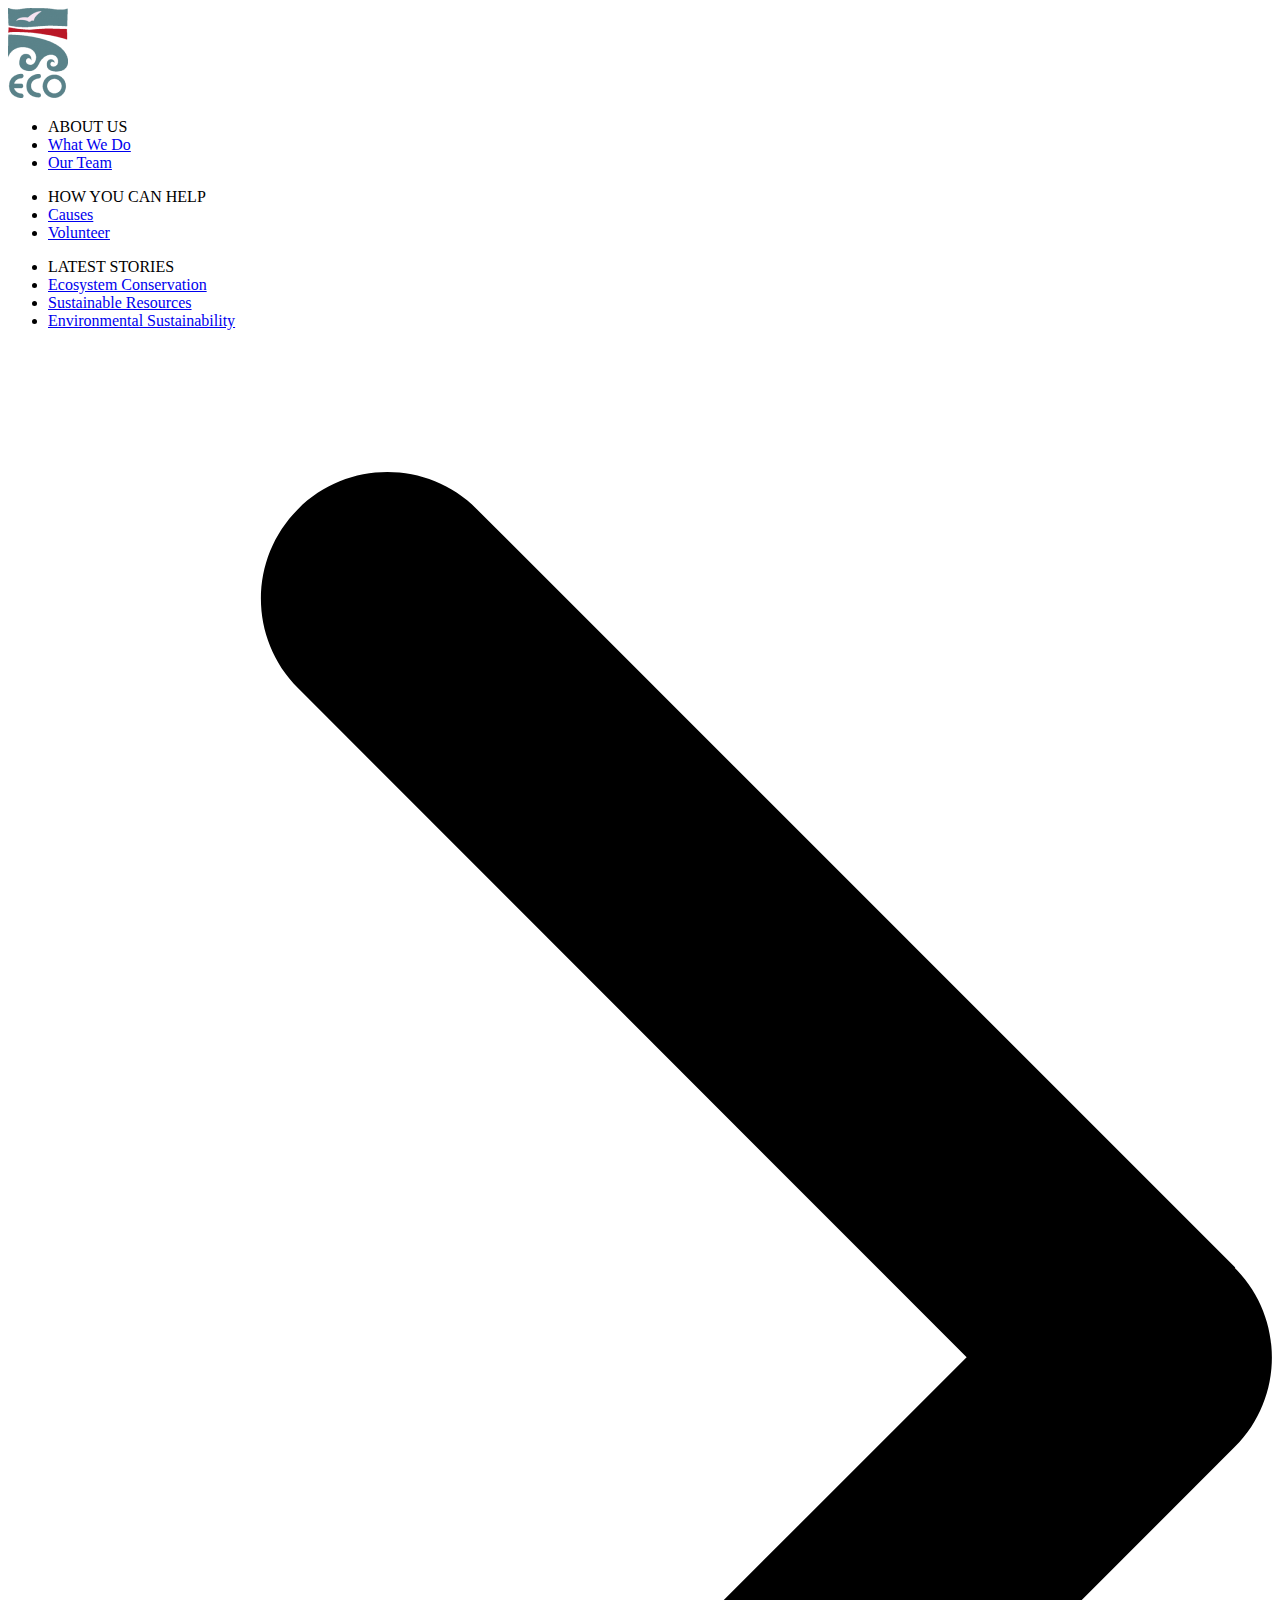
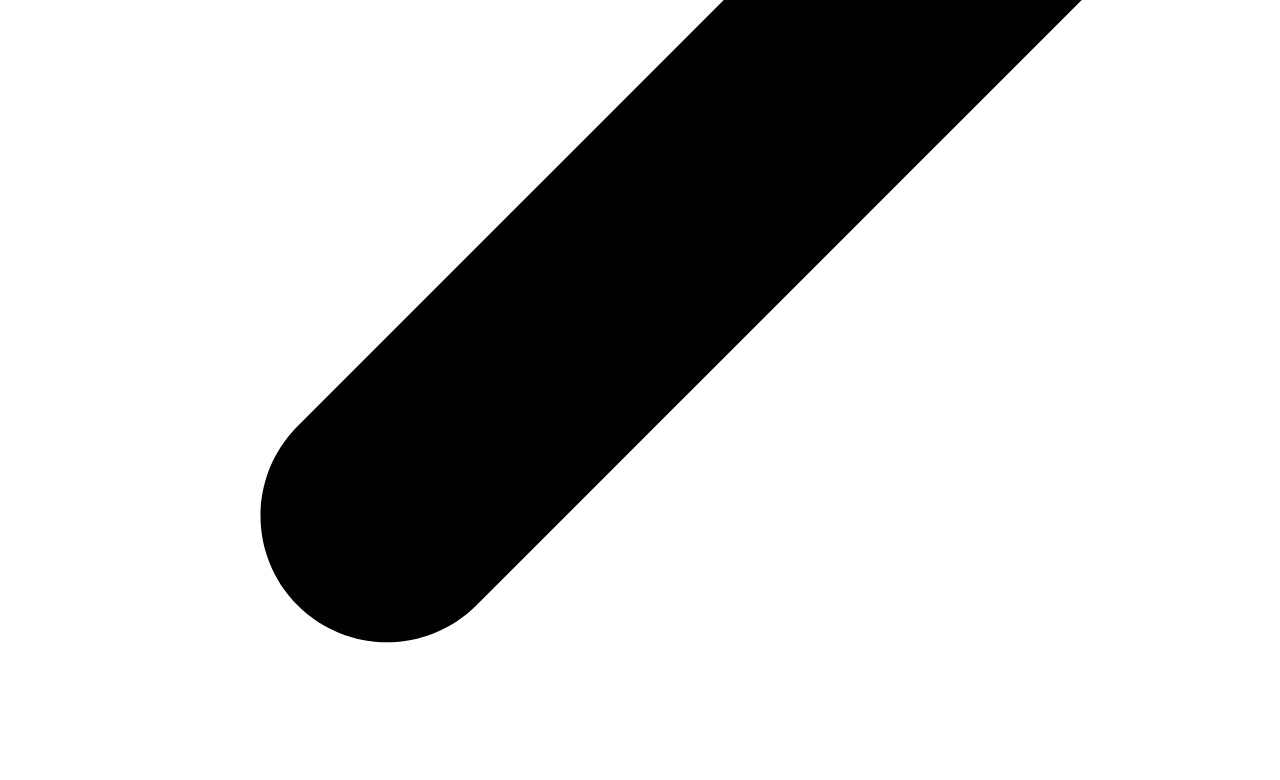
<file: ECO/about-us.html>
<!DOCTYPE html>
<html lang="en">
<head>
    <meta charset="UTF-8">
    <meta name="viewport" content="width=device-width, initial-scale=1.0">
    <title>ECO | About Us</title>
</head>
<body>
    <div class="sidebar">
        <div class="logo-container">
            <div class="logo">
                <img src="/ECO/img/ecoredbrown-348-px-by-521-px-200x300 2.png" alt="ECO logo">
            </div>
        </div>
        <div class="sidebar-bottom">
            <ul class="nav-items">
                <li class="poppins-regular title">ABOUT US</li>
                <li class="poppins-regular"><a href="../about-us.html">What We Do</a> </li>
                <li class="poppins-regular"><a href="#">Our Team</a></li>
            </ul>

            <ul class="nav-items">
                <li class="poppins-regular title">HOW YOU CAN HELP</li>
                <li class="poppins-regular"><a href="#">Causes</a></li>
                <li class="poppins-regular"><a href="#">Volunteer</a></li>
            </ul>

            
            <ul class="nav-items">
                <li class="poppins-regular title">LATEST STORIES</li>
                <li class="poppins-regular"><a href="#">Ecosystem Conservation</a></li>
                <li class="poppins-regular"><a href="#">Sustainable Resources</a></li>
                <li class="poppins-regular"><a href="#">Environmental Sustainability</a></li>
            </ul>

            <svg class="arrow-icon" xmlns="http://www.w3.org/2000/svg" viewBox="0 0 320 512"><!--!Font Awesome Free 6.5.2 by @fontawesome - https://fontawesome.com License - https://fontawesome.com/license/free Copyright 2024 Fonticons, Inc.--><path d="M310.6 233.4c12.5 12.5 12.5 32.8 0 45.3l-192 192c-12.5 12.5-32.8 12.5-45.3 0s-12.5-32.8 0-45.3L242.7 256 73.4 86.6c-12.5-12.5-12.5-32.8 0-45.3s32.8-12.5 45.3 0l192 192z"/></svg>            
        </div>
    </div>

</body>
</html>
</file>
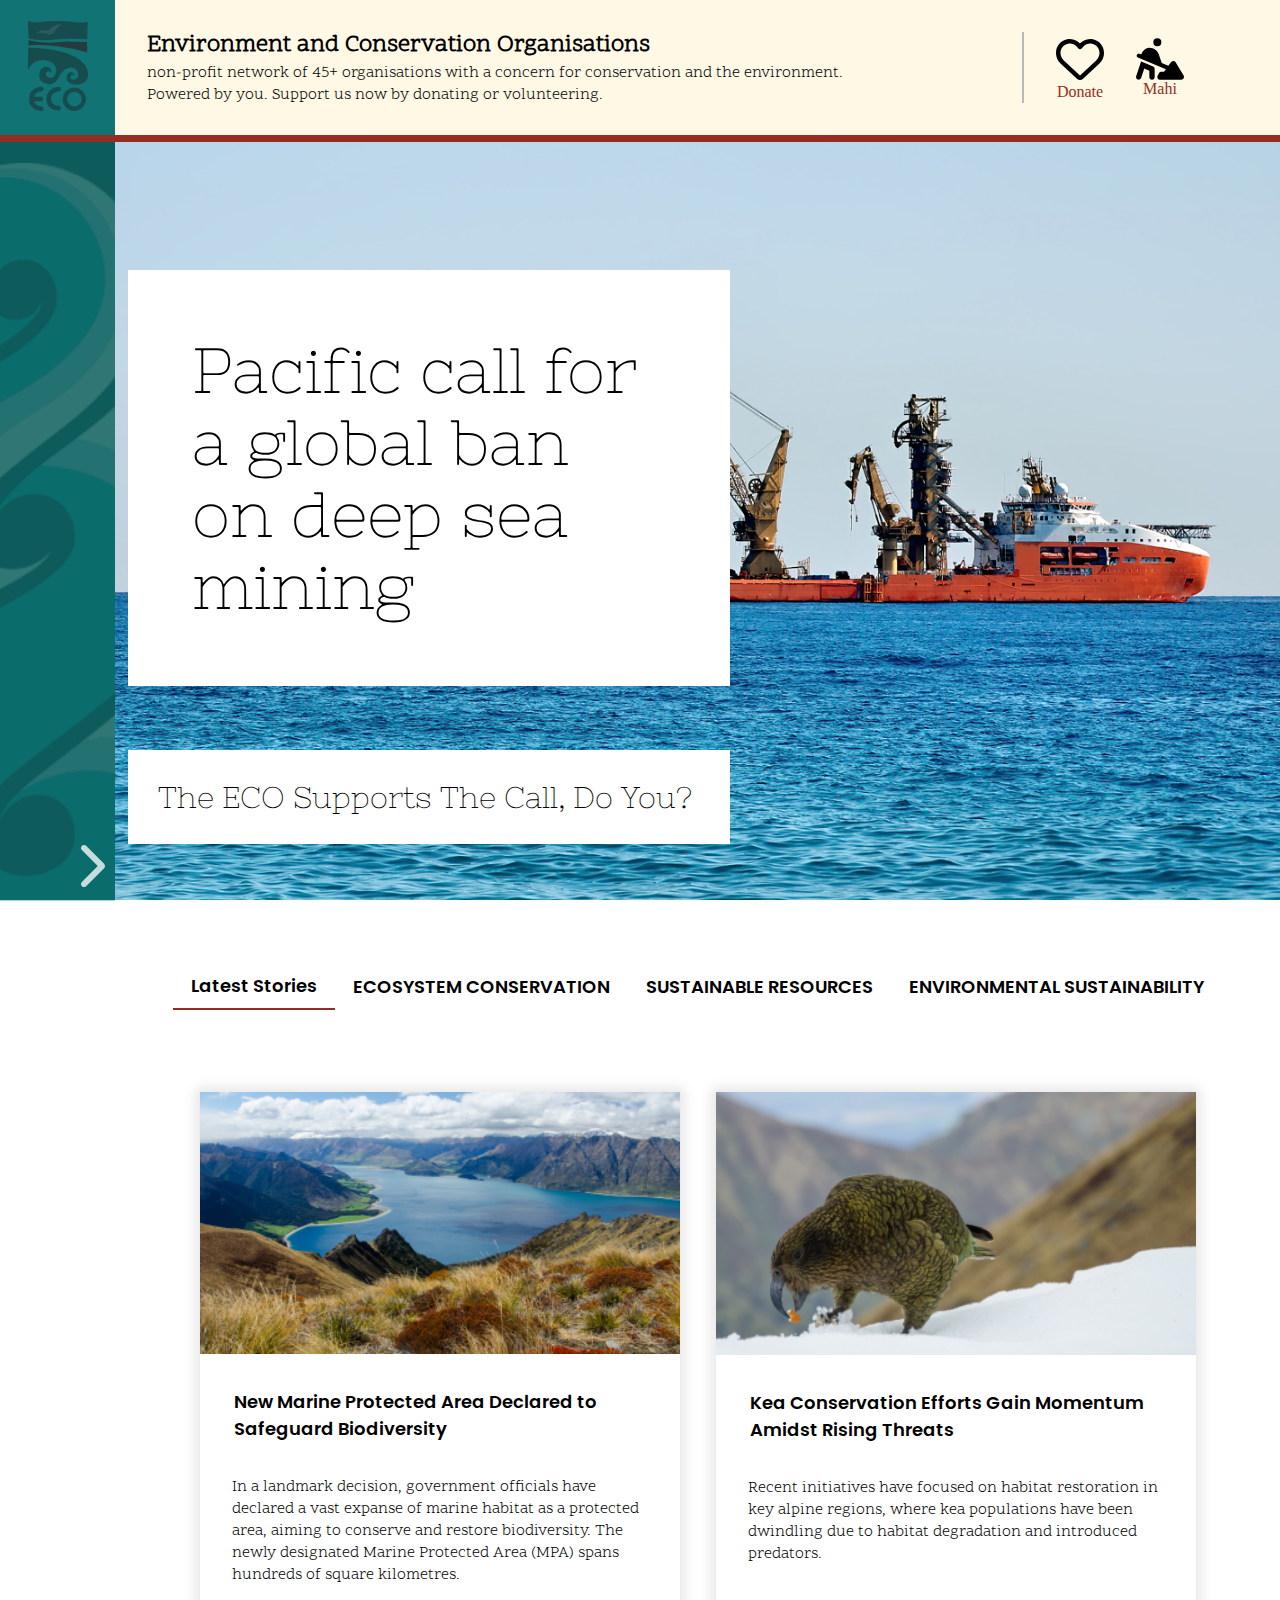
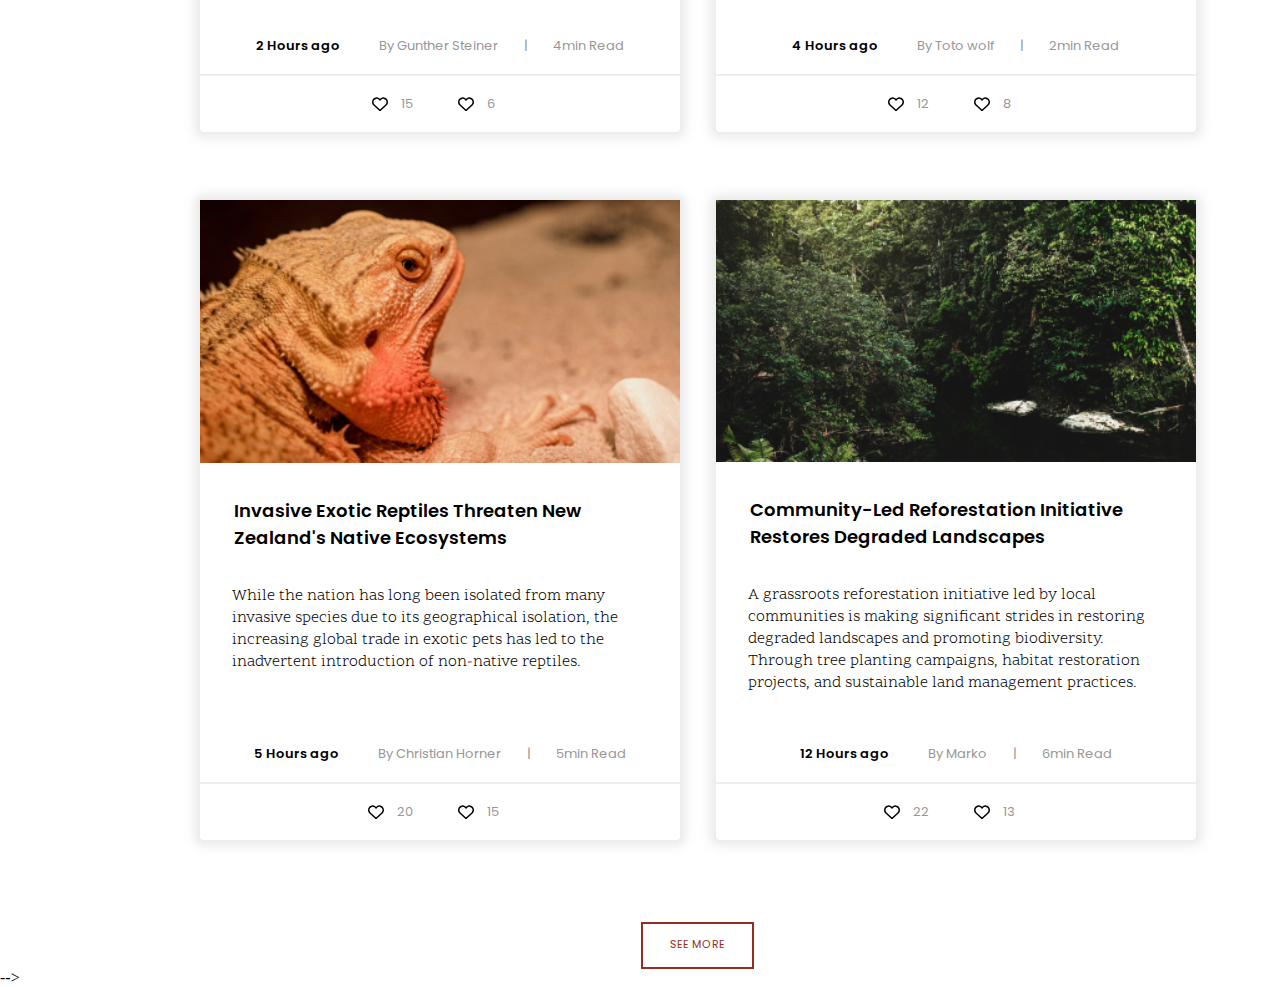
<file: ECO/src/landing-page.html>
<!DOCTYPE html>
<html lang="en">
<head>
    <meta charset="UTF-8">
    <meta name="viewport" content="width=device-width, initial-scale=1.0">
    <title>ECO</title>

    <link rel="preconnect" href="https://fonts.googleapis.com">
    <link rel="preconnect" href="https://fonts.gstatic.com" crossorigin>
    <link href="https://fonts.googleapis.com/css2?family=Nixie+One&family=Poppins:ital,wght@0,100;0,200;0,300;0,400;0,500;0,600;0,700;0,800;0,900;1,100;1,200;1,300;1,400;1,500;1,600;1,700;1,800;1,900&family=Scope+One&display=swap" rel="stylesheet">

    <link rel="stylesheet" href="./styles/style.css">
</head>
<body>
    <header>
        <div id="topbar">
            <div id="header-left">
                <p class="header-txt scope-one-regular ">Environment and Conservation Organisations</p>
                <p class="header-subtxt scope-one-fine">non-profit network of 45+ organisations with a concern for conservation and the environment. <br>Powered by you. Support us now by donating or volunteering.</p>
            </div>
            <div id="header-right">
                <div class="header-icons">
                    <svg xmlns="http://www.w3.org/2000/svg" viewBox="0 0 512 512"><!--!Font Awesome Free 6.5.1 by @fontawesome - https://fontawesome.com License - https://fontawesome.com/license/free Copyright 2024 Fonticons, Inc.--><path d="M225.8 468.2l-2.5-2.3L48.1 303.2C17.4 274.7 0 234.7 0 192.8v-3.3c0-70.4 50-130.8 119.2-144C158.6 37.9 198.9 47 231 69.6c9 6.4 17.4 13.8 25 22.3c4.2-4.8 8.7-9.2 13.5-13.3c3.7-3.2 7.5-6.2 11.5-9c0 0 0 0 0 0C313.1 47 353.4 37.9 392.8 45.4C462 58.6 512 119.1 512 189.5v3.3c0 41.9-17.4 81.9-48.1 110.4L288.7 465.9l-2.5 2.3c-8.2 7.6-19 11.9-30.2 11.9s-22-4.2-30.2-11.9zM239.1 145c-.4-.3-.7-.7-1-1.1l-17.8-20c0 0-.1-.1-.1-.1c0 0 0 0 0 0c-23.1-25.9-58-37.7-92-31.2C81.6 101.5 48 142.1 48 189.5v3.3c0 28.5 11.9 55.8 32.8 75.2L256 430.7 431.2 268c20.9-19.4 32.8-46.7 32.8-75.2v-3.3c0-47.3-33.6-88-80.1-96.9c-34-6.5-69 5.4-92 31.2c0 0 0 0-.1 .1s0 0-.1 .1l-17.8 20c-.3 .4-.7 .7-1 1.1c-4.5 4.5-10.6 7-16.9 7s-12.4-2.5-16.9-7z"/></svg>
                    <p>Donate</p>
                </div>
                
                <div class="header-icons">
                    <svg xmlns="http://www.w3.org/2000/svg" viewBox="0 0 576 512"><!--!Font Awesome Free 6.5.1 by @fontawesome - https://fontawesome.com License - https://fontawesome.com/license/free Copyright 2024 Fonticons, Inc.--><path d="M208 64a48 48 0 1 1 96 0 48 48 0 1 1 -96 0zM9.8 214.8c5.1-12.2 19.1-18 31.4-12.9L60.7 210l22.9-38.1C99.9 144.6 129.3 128 161 128c51.4 0 97 32.9 113.3 81.7l34.6 103.7 79.3 33.1 34.2-45.6c6.4-8.5 16.6-13.3 27.2-12.8s20.3 6.4 25.8 15.5l96 160c5.9 9.9 6.1 22.2 .4 32.2s-16.3 16.2-27.8 16.2H288c-11.1 0-21.4-5.7-27.2-15.2s-6.4-21.2-1.4-31.1l16-32c5.4-10.8 16.5-17.7 28.6-17.7h32l22.5-30L22.8 246.2c-12.2-5.1-18-19.1-12.9-31.4zm82.8 91.8l112 48c11.8 5 19.4 16.6 19.4 29.4v96c0 17.7-14.3 32-32 32s-32-14.3-32-32V405.1l-60.6-26-37 111c-5.6 16.8-23.7 25.8-40.5 20.2S-3.9 486.6 1.6 469.9l48-144 11-33 32 13.7z"/></svg>
                    <p>Mahi</p>
                </div>

            </div>

        </div>

        <div class="sidebar">
            <div class="logo-container">
                <div class="logo">
                    <img src="/ECO/img/ecoredbrown-348-px-by-521-px-200x300 2.png" alt="ECO logo">
                </div>
            </div>
            <div class="sidebar-bottom">
                <ul class="nav-items">
                    <li class="poppins-regular title">ABOUT US</li>
                    <li class="poppins-regular"><a href="../about-us.html">What We Do</a> </li>
                    <li class="poppins-regular"><a>Our Team</a></li>
                </ul>

                <ul class="nav-items">
                    <li class="poppins-regular title">HOW YOU CAN HELP</li>
                    <li class="poppins-regular"><a>Causes</a></li>
                    <li class="poppins-regular"><a>Volunteer</a></li>
                </ul>

                
                <ul class="nav-items">
                    <li class="poppins-regular title">LATEST STORIES</li>
                    <li class="poppins-regular"><a></a>Ecosystem Conservation</li>
                    <li class="poppins-regular"><a></a>Sustainable Resources</li>
                    <li class="poppins-regular">Environmental Sustainability</li>
                </ul>

                <svg class="arrow-icon" xmlns="http://www.w3.org/2000/svg" viewBox="0 0 320 512"><!--!Font Awesome Free 6.5.2 by @fontawesome - https://fontawesome.com License - https://fontawesome.com/license/free Copyright 2024 Fonticons, Inc.--><path d="M310.6 233.4c12.5 12.5 12.5 32.8 0 45.3l-192 192c-12.5 12.5-32.8 12.5-45.3 0s-12.5-32.8 0-45.3L242.7 256 73.4 86.6c-12.5-12.5-12.5-32.8 0-45.3s32.8-12.5 45.3 0l192 192z"/></svg>            
            </div>
        </div>


        <div id="news-headline">
            <div id="news-headline-txt" >
                <p class="nixie-one-large">Pacific call for a global ban on deep sea mining </p>
                <p class="nixie-one-regular">The ECO Supports The Call, Do You?</p>
            </div>
            <img src="/ECO/img/working-industrial-cargo-ship-sea.jpg">
        </div>
    </header>
    <section class="news">
        <ul class="news-nav poppins-semibold">
            <li>Latest Stories</li>
            <li>ECOSYSTEM CONSERVATION</li>
            <li>SUSTAINABLE RESOURCES</li>
            <li>ENVIRONMENTAL SUSTAINABILITY</li>
        </ul>

        <div class="news-card-container">
            <div class="template">
                <div class="section-1">
                    <img src="../img/prototype ECO/Mask Group-3.png">
                </div>
                <div class="section-2">
                    <p class="title poppins-semibold"> New Marine Protected Area Declared to Safeguard Biodiversity</p>
                    <p class="content scope-one-fine">In a landmark decision, government officials have declared a vast expanse of marine habitat as a protected area, aiming to conserve and restore biodiversity. The newly designated Marine Protected Area (MPA) spans hundreds of square kilometres.</p>
                </div>
                <div class="section-3">
                    <ul>
                        <li class="time poppins-regular">2 hours ago</li>
                        <li class="author poppins-regular">By Lucy Hiddleston</li>
                        <li class="line poppins-regular">|</li>
                        <li class="readTime poppins-regular">4min read</li>
                    </ul>
                </div>
                <div class="section-4">
                    <div class="news-social-icons">
                        <svg class="likes-icon" xmlns="http://www.w3.org/2000/svg" viewBox="0 0 512 512"><!--!Font Awesome Free 6.5.1 by @fontawesome - https://fontawesome.com License - https://fontawesome.com/license/free Copyright 2024 Fonticons, Inc.--><path d="M225.8 468.2l-2.5-2.3L48.1 303.2C17.4 274.7 0 234.7 0 192.8v-3.3c0-70.4 50-130.8 119.2-144C158.6 37.9 198.9 47 231 69.6c9 6.4 17.4 13.8 25 22.3c4.2-4.8 8.7-9.2 13.5-13.3c3.7-3.2 7.5-6.2 11.5-9c0 0 0 0 0 0C313.1 47 353.4 37.9 392.8 45.4C462 58.6 512 119.1 512 189.5v3.3c0 41.9-17.4 81.9-48.1 110.4L288.7 465.9l-2.5 2.3c-8.2 7.6-19 11.9-30.2 11.9s-22-4.2-30.2-11.9zM239.1 145c-.4-.3-.7-.7-1-1.1l-17.8-20c0 0-.1-.1-.1-.1c0 0 0 0 0 0c-23.1-25.9-58-37.7-92-31.2C81.6 101.5 48 142.1 48 189.5v3.3c0 28.5 11.9 55.8 32.8 75.2L256 430.7 431.2 268c20.9-19.4 32.8-46.7 32.8-75.2v-3.3c0-47.3-33.6-88-80.1-96.9c-34-6.5-69 5.4-92 31.2c0 0 0 0-.1 .1s0 0-.1 .1l-17.8 20c-.3 .4-.7 .7-1 1.1c-4.5 4.5-10.6 7-16.9 7s-12.4-2.5-16.9-7z"/></svg>
                        <p class="likes poppins-regular">27</p>
                    </div>

                    <div class="news-social-icons">
                        <svg class="share-icon" xmlns="http://www.w3.org/2000/svg" viewBox="0 0 512 512"><!--!Font Awesome Free 6.5.1 by @fontawesome - https://fontawesome.com License - https://fontawesome.com/license/free Copyright 2024 Fonticons, Inc.--><path d="M225.8 468.2l-2.5-2.3L48.1 303.2C17.4 274.7 0 234.7 0 192.8v-3.3c0-70.4 50-130.8 119.2-144C158.6 37.9 198.9 47 231 69.6c9 6.4 17.4 13.8 25 22.3c4.2-4.8 8.7-9.2 13.5-13.3c3.7-3.2 7.5-6.2 11.5-9c0 0 0 0 0 0C313.1 47 353.4 37.9 392.8 45.4C462 58.6 512 119.1 512 189.5v3.3c0 41.9-17.4 81.9-48.1 110.4L288.7 465.9l-2.5 2.3c-8.2 7.6-19 11.9-30.2 11.9s-22-4.2-30.2-11.9zM239.1 145c-.4-.3-.7-.7-1-1.1l-17.8-20c0 0-.1-.1-.1-.1c0 0 0 0 0 0c-23.1-25.9-58-37.7-92-31.2C81.6 101.5 48 142.1 48 189.5v3.3c0 28.5 11.9 55.8 32.8 75.2L256 430.7 431.2 268c20.9-19.4 32.8-46.7 32.8-75.2v-3.3c0-47.3-33.6-88-80.1-96.9c-34-6.5-69 5.4-92 31.2c0 0 0 0-.1 .1s0 0-.1 .1l-17.8 20c-.3 .4-.7 .7-1 1.1c-4.5 4.5-10.6 7-16.9 7s-12.4-2.5-16.9-7z"/></svg>
                        <p class="share poppins-regular">10</p>
                    </div>

                </div>
            </div>
        </div>
        
        <div class="see-more-btn"><button><p class="poppins-regular">see more</p></button></div>
    </section>

    <!-- <footer>
        <ul>
            <li>Legal</li>
            <li>dfjgkkjdf</li>
            <li>Legal</li>
            <li>dfjgkkjdf</li>
            <li>Legal</li>
            <li>dfjgkkjdf</li>
            <li>Legal</li>
            <li>dfjgkkjdf</li>
        </ul>
    </footer> -->
    
    <script src="./script.js"></script>
</body>
</html>


<!-- <svg xmlns="http://www.w3.org/2000/svg" viewBox="0 0 512 512"><!--!Font Awesome Free 6.5.1 by @fontawesome - https://fontawesome.com License - https://fontawesome.com/license/free Copyright 2024 Fonticons, Inc.--><path d="M47.6 300.4L228.3 469.1c7.5 7 17.4 10.9 27.7 10.9s20.2-3.9 27.7-10.9L464.4 300.4c30.4-28.3 47.6-68 47.6-109.5v-5.8c0-69.9-50.5-129.5-119.4-141C347 36.5 300.6 51.4 268 84L256 96 244 84c-32.6-32.6-79-47.5-124.6-39.9C50.5 55.6 0 115.2 0 185.1v5.8c0 41.5 17.2 81.2 47.6 109.5z"/></svg> -->
</file>
<file: ECO/src/styles/style.css>
.nixie-one-large {
  font-family: "Nixie One", system-ui;
  font-weight: 500;
  font-style: normal;
  font-size: 4em;
}

.nixie-one-regular {
  font-family: "Nixie One", system-ui;
  font-weight: 400;
  font-style: normal;
  font-size: 1.875em;
}

.scope-one-regular {
  font-family: "Scope One", serif;
  font-weight: 600;
  font-size: 1.5em;
}

.scope-one-fine {
  font-family: "Scope One", serif;
  font-weight: 400;
  font-size: 1em;
}

.poppins-semibold {
  font-family: "Poppins", sans-serif;
  font-weight: 600;
  font-style: normal;
  font-size: 1.125em;
}

.poppins-regular {
  font-family: "Poppins", sans-serif;
  font-weight: 400;
  font-style: normal;
  font-size: 0.8125em;
}

body {
  overflow-x: hidden;
}

header {
  height: 100vh;
}
header .sidebar {
  z-index: 1;
  position: fixed;
  top: 0;
  left: 0;
  height: 100vh;
  width: 9%;
  background-color: #0D5C5C;
  transition: width 0.5s ease;
}
header .sidebar .nav-items {
  visibility: hidden;
}
header .sidebar.open {
  width: 15%;
}
header .sidebar.open .nav-items {
  color: white;
  visibility: visible;
  margin: 2em 0.5em;
}
header .sidebar.open .nav-items .title {
  border-bottom: 3px solid rgba(151, 151, 151, 0.168627451);
  font-weight: 600;
}
header .sidebar.open .nav-items li {
  padding: 0.5em;
}
header .sidebar.open .nav-items li:not(:first-child):active {
  text-decoration: underline;
  color: #962D23;
  font-weight: 600;
}
header .sidebar.open .arrow-icon {
  transform: rotate(180deg);
}
header .logo-container {
  border-bottom: 7px solid #962D23;
  height: 15vh;
  background-color: #117373;
  display: flex;
  justify-content: center;
  align-items: center;
}
header .logo-container .logo {
  filter: brightness(30%);
  opacity: 50%;
}
header .sidebar-bottom {
  margin-top: calc(100% - 82%);
  background-image: url("/ECO/img/Rectangle 7.png");
  background-color: rgba(13, 92, 92, 0.2);
  background-size: cover;
  height: 82%;
  width: auto;
  background-repeat: no-repeat;
  background-position: right;
}
header .sidebar-bottom .arrow-icon {
  position: absolute;
  bottom: 0;
  right: 0;
  margin: 10px;
  width: 30px;
  height: auto;
  fill: rgba(255, 255, 255, 0.772);
  cursor: pointer;
}

#topbar {
  position: absolute;
  top: 0;
  left: 0px;
  margin-left: 9%;
  background-color: #FFF8E4;
  border-bottom: 7px solid #962D23;
  width: calc(100vw - 9%);
  height: 15vh;
  display: flex;
}
#topbar #header-left {
  flex: 1;
  display: flex;
  flex-direction: column;
  justify-content: center;
  padding-left: 2em;
}
#topbar #header-right {
  display: flex;
  align-items: center;
  padding-right: 4em;
  border-left: 2px solid #b9b9b9;
  margin: 2em;
}
#topbar .header-icons {
  margin-left: 2em;
  display: flex;
  flex-direction: column;
  align-items: center;
  color: #962D23;
}
#topbar .header-icons svg {
  width: 3em;
}

#news-headline #news-headline-txt {
  position: absolute;
  top: 30%;
  left: 10%;
  width: 47%;
}
#news-headline #news-headline-txt p {
  background-color: white;
  margin-bottom: 1em;
  padding: 1em;
}
#news-headline img {
  width: 100vw; /* Let the width adjust to maintain aspect ratio */
  height: 100vh;
  -o-object-fit: cover;
     object-fit: cover; /* Maintain aspect ratio and fit within the container */
  overflow: hidden;
  -o-object-position: center;
     object-position: center;
}

section {
  margin-left: 9%;
}
section .see-more-btn {
  text-align: center;
}
section .see-more-btn button {
  background-color: rgba(255, 255, 255, 0);
  border: 2px solid #962D23;
  color: #962D23;
  padding: 1em 2em;
  text-transform: uppercase;
}
section .see-more-btn button:hover {
  cursor: pointer;
  background-color: #962D23;
  color: white;
  box-shadow: 0px 0px 10px 5px rgba(151, 151, 151, 0.168627451);
}

.news-nav {
  display: flex;
  justify-content: center;
  align-items: center;
}
.news-nav li {
  padding: 4em 1em 0.5em 1em;
}
.news-nav li:first-child {
  border-bottom: 2px solid #962D23;
}

.template {
  visibility: collapse;
  display: none;
}

.news-card-container {
  display: grid;
  justify-content: center;
  align-items: center;
  grid-row-gap: 2em;
  margin: 4em;
}
.news-card-container .section-1 img {
  width: 100%; /* Let the width adjust to maintain aspect ratio */
  height: 100%;
  -o-object-fit: cover;
     object-fit: cover; /* Maintain aspect ratio and fit within the container */
  overflow: hidden;
  -o-object-position: center;
     object-position: center;
}
.news-card-container p {
  padding: 1em;
}
.news-card-container .section-3 {
  border-bottom: 2px solid rgba(151, 151, 151, 0.168627451);
}
.news-card-container .section-3 ul {
  display: flex;
  justify-content: center;
  align-items: center;
}
.news-card-container .section-3 ul li {
  margin: 1em;
  color: #979797;
}
.news-card-container .section-3 ul li:first-child {
  font-weight: 600;
  color: black;
  margin-right: 2em;
}
.news-card-container .section-4 .news-social-icons {
  display: flex;
  justify-content: center;
  align-items: center;
  margin: 0em 1em;
}
.news-card-container .section-4 svg {
  width: 16px;
}
.news-card-container .section-4 p {
  color: #979797;
}

.box-1 {
  border: 2px solid rgba(151, 151, 151, 0.168627451);
  box-shadow: 0px 0px 10px 5px rgba(151, 151, 151, 0.168627451);
  border-radius: 6px;
  margin: 1em;
  display: grid;
  width: 30em;
  height: 40em;
  grid-template-rows: repeat(2, 1fr);
  grid-row-start: 1;
  grid-row-end: span 8;
}

.box-2 {
  border: 2px solid rgba(151, 151, 151, 0.168627451);
  box-shadow: 0px 0px 10px 5px rgba(151, 151, 151, 0.168627451);
  border-radius: 6px;
  margin: 1em;
  display: grid;
  width: 30em;
  height: 40em;
  grid-template-rows: repeat(2, 1fr);
  grid-row-start: 1;
  grid-row-end: span 8;
}

.box-3 {
  border: 2px solid rgba(151, 151, 151, 0.168627451);
  box-shadow: 0px 0px 10px 5px rgba(151, 151, 151, 0.168627451);
  border-radius: 6px;
  margin: 1em;
  display: grid;
  width: 30em;
  height: 40em;
  grid-template-rows: repeat(2, 1fr);
  grid-row-start: 9;
  grid-row-end: span 8;
}

.box-4 {
  border: 2px solid rgba(151, 151, 151, 0.168627451);
  box-shadow: 0px 0px 10px 5px rgba(151, 151, 151, 0.168627451);
  border-radius: 6px;
  margin: 1em;
  display: grid;
  width: 30em;
  height: 40em;
  grid-template-rows: repeat(2, 1fr);
  grid-row-start: 9;
  grid-row-end: span 8;
}

.section-2 {
  padding: 1em;
}

.section-3 {
  padding: 1em;
  display: flex;
  align-items: center;
  justify-content: center;
  height: 1.5em;
}

.section-4 {
  padding: 1em;
  display: flex;
  align-items: center;
  justify-content: center;
  height: 1.5em;
}

.section-5 {
  padding: 1em;
  display: flex;
  align-items: center;
  justify-content: center;
  height: 1.5em;
}

.section-6 {
  padding: 1em;
  display: flex;
  align-items: center;
  justify-content: center;
  height: 1.5em;
}

.section-7 {
  padding: 1em;
  display: flex;
  align-items: center;
  justify-content: center;
  height: 1.5em;
}

.section-8 {
  padding: 1em;
  display: flex;
  align-items: center;
  justify-content: center;
  height: 1.5em;
}

* {
  margin: 0;
  padding: 0;
  list-style: none;
}

li {
  cursor: pointer;
}

a:link {
  text-decoration: inherit;
  color: inherit;
  cursor: auto;
}

a:visited {
  text-decoration: inherit;
  color: inherit;
  cursor: auto;
}/*# sourceMappingURL=style.css.map */
</file>
